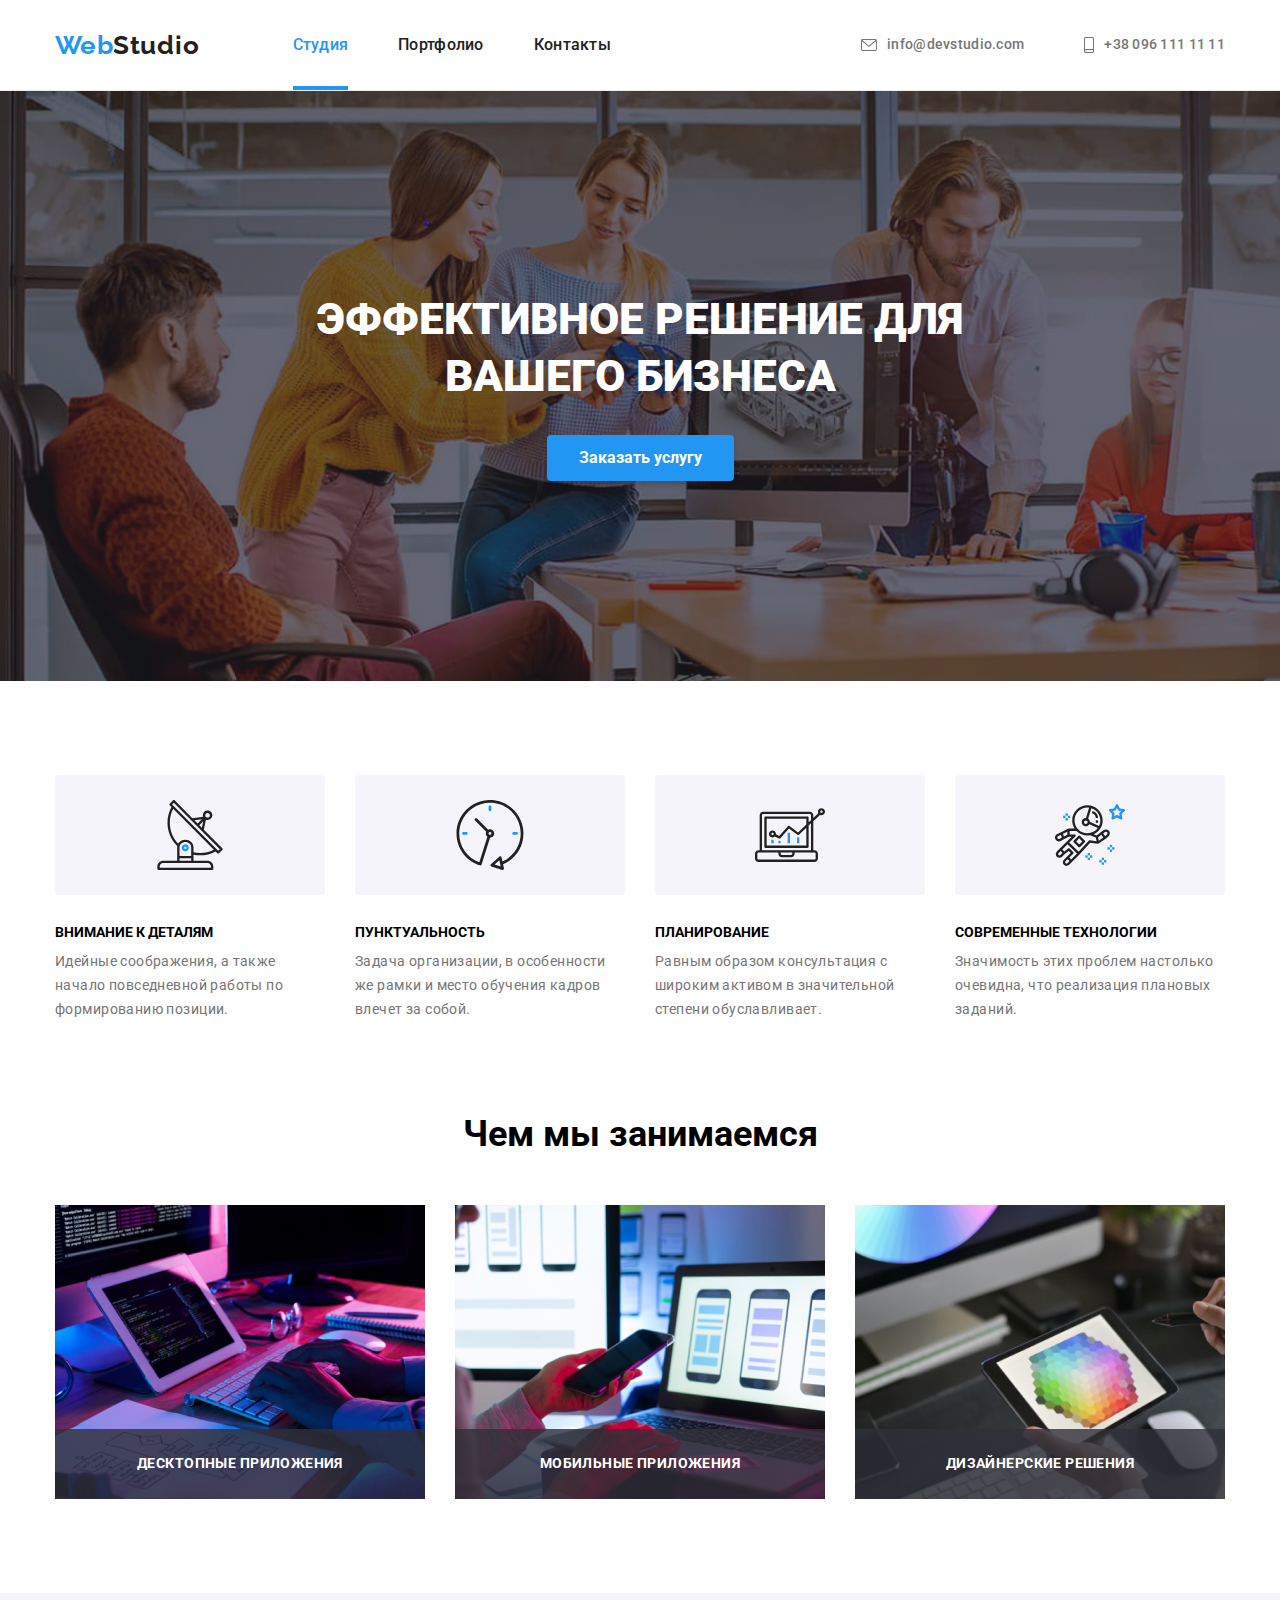
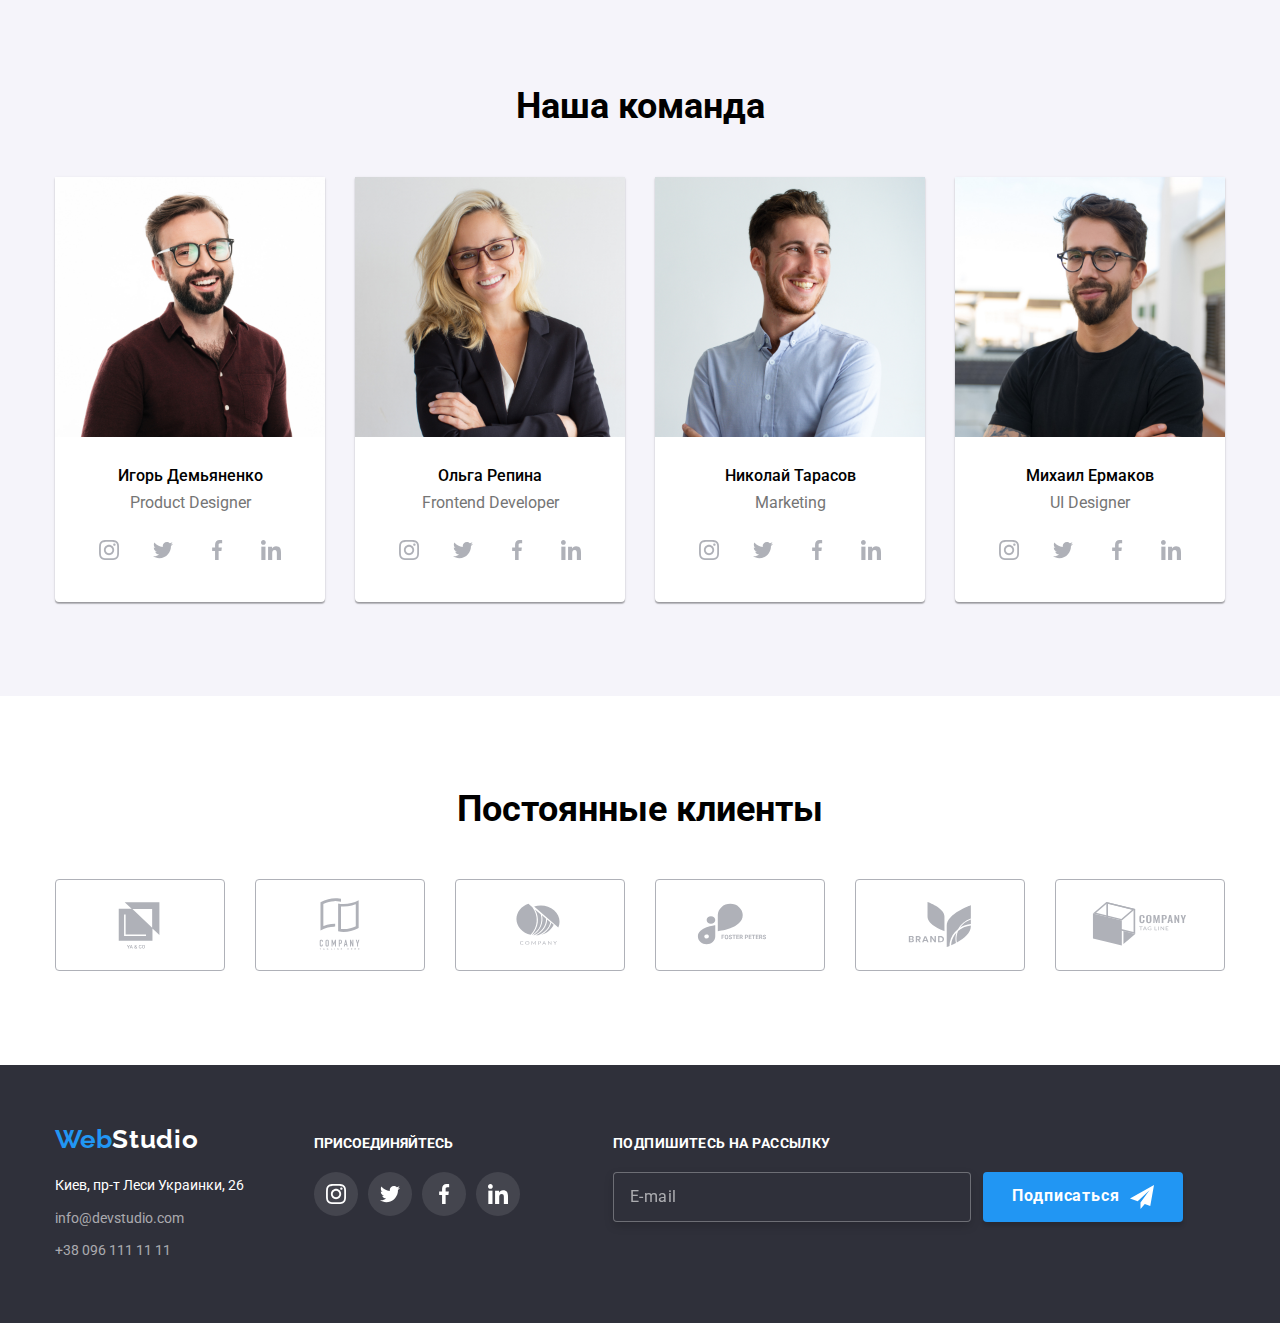
<file: index.html>
<!DOCTYPE html>
<html lang="ru">

<head>
   <meta charset="UTF-8">
   <meta http-equiv="X-UA-Compatible" content="IE=edge">
   <meta name="viewport" content="width=device-width, initial-scale=1.0">
   <title>WebStudio</title>
   <link rel="preconnect" href="https://fonts.googleapis.com">
   <link rel="preconnect" href="https://fonts.gstatic.com" crossorigin>
   <link rel="stylesheet"
      href="https://cdnjs.cloudflare.com/ajax/libs/modern-normalize/1.0.0/modern-normalize.min.css" />
   <link href="https://fonts.googleapis.com/css2?family=Roboto:wght@400;500;700;900&display=swap" rel="stylesheet">
   <link rel="stylesheet" href="https://fonts.googleapis.com/css2?family=Raleway:wght@700&display=swap">
   <link rel="stylesheet" href="./css/main.css">
</head>

<body>
   <header class="header">
      <div class="container">
         <nav class="header__nav-nav">
            <a class="logo header__logo" href="./index.html">
               <p class="logo-blue">Web<span>Studio</span></p>
            </a>
            <ul class="menu-list list">
               <li class="menu-list__item">
                  <a class="menu-list__link active" href="./index.html">Студия</a>
               </li>
               <li class="menu-list__item">
                  <a class="menu-list__link link" href="./portfolio.html">Портфолио</a>
               </li>
               <li class="menu-list__item">
                  <a class="menu-list__link" href="">Контакты</a>
               </li>
            </ul>
         </nav>
         <ul class="contact">
            <li class="contact__item">
               <a href="mailto:info@devstudio.com" class="contact-elem__link">
                  <svg class="contact__icon" width="16" height="12">
                     <use href="./images/icons.svg/symbol-defs.svg#icon-mail"></use>
                  </svg>
                  info@devstudio.com
               </a>
            </li>
            <li class="contact__item">
               <a href="tel:+380961111111" class="contact-elem__link">
                  <svg class="contact__icon" width="10" height="16">
                     <use href="./images/icons.svg/symbol-defs.svg#icon-smartphone"></use>
                  </svg>
                  +38 096 111 11 11
               </a>
            </li>
         </ul>
      </div>
   </header>
   <!-- Контент -->
   <main>
      <section class="section-hero">
         <div class="container">
            <h1 class="section-hero__title">ЭФФЕКТИВНОЕ РЕШЕНИЕ ДЛЯ ВАШЕГО БИЗНЕСА</h1>
            <button class="button-title" type="button" data-modal-open>Заказать услугу</button>
         </div>
      </section>
      <section class="advance">
         <div class="container">
            <h2 class="section__title visually-hidden">Преймущества</h2>
            <ul class="advance__list">
               <li class="advance__item">
                  <div class="advance__soc-picture">
                     <svg class="advance__displayed" width="70" height="70">
                        <use href="./images/icons.svg/symbol-defs.svg#icon-antenna"></use>
                     </svg>
                  </div>
                  <h3 class="advance__item--title">ВНИМАНИЕ К ДЕТАЛЯМ</h3>
                  <p class="advance__item--text">Идейные соображения, а также начало повседневной работы по
                     формированию
                     позиции.</p>
               </li>
               <li class="advance__item">
                  <div class="advance__soc-picture">
                     <svg class="advance__displayed" width="70" height="70">
                        <use href="./images/icons.svg/symbol-defs.svg#icon-clock"></use>
                     </svg>
                  </div>
                  <h3 class="advance__item--title">ПУНКТУАЛЬНОСТЬ</h3>
                  <p class="advance__item--text">Задача организации, в особенности же рамки и место обучения кадров
                     влечет за собой.</p>
               </li>
               <li class="advance__item">
                  <div class="advance__soc-picture">
                     <svg class="advance__displayed" width="70" height="70">
                        <use href="./images/icons.svg/symbol-defs.svg#icon-diagram"></use>
                     </svg>
                  </div>
                  <h3 class="advance__item--title">ПЛАНИРОВАНИЕ</h3>
                  <p class="advance__item--text">Равным образом консультация с широким активом в значительной степени
                     обуславливает.</p>
               </li>
               <li class="advance__item">
                  <div class="advance__soc-picture">
                     <svg class="advance__displayed" width="70" height="70">
                        <use href="./images/icons.svg/symbol-defs.svg#icon-astronaut"></use>
                     </svg>
                  </div>
                  <h3 class="advance__item--title">СОВРЕМЕННЫЕ ТЕХНОЛОГИИ</h3>
                  <p class="advance__item--text">Значимость этих проблем настолько очевидна, что реализация плановых
                     заданий.</p>
               </li>
            </ul>
         </div>
      </section>

      <!-- Чем занимаемся? -->
      <section class="about">
         <div class="container">
            <h2 class="about__title section__title">Чем мы занимаемся</h2>
            <ul class="about__list">
               <li class="about__item">
                  <div class="about__thumb">
                     <img class="about__img" src="./images/box1.png" alt="Работник пишет код" />
                     <p class="about__label">Десктопные приложения</p>
                  </div>
               </li>
               <li class="about__item">
                  <div class="about__thumb">
                     <img class="about__img" src="./images/box2.png" alt="Работник создает инетрфейс" />
                     <p class="about__label">Мобильные приложения</p>
                  </div>
               </li>
               <li class="about__item">
                  <div class="about__thumb">
                     <img class="about__img" src="./images/box3.png" alt="Работник подбирает цвет" />
                     <p class="about__label">Дизайнерские решения</p>
                  </div>
               </li>
            </ul>
         </div>
      </section>

      <!-- Наша команда -->
      <section class="our-team">
         <div class="container">
            <h2 class="our-team__title section__title">Наша команда</h2>
            <ul class="our-team__list">
               <li class="our-team__item">
                  <img src="./images/img-3.jpg" alt="Фото работника" />
                  <div class="our-team__wrapper">
                     <h3 class="our-team__name">Игорь Демьяненко</h3>
                     <p class="our-team__prof" lang="en">Product Designer</p>
                     <ul class="our-team__soc-list">
                        <li class="our-team__soc-item">
                           <a href="" class="our-team__soc-link">
                              <svg class="our-team__soc" width="20" height="20">
                                 <use href="./images/icons.svg/symbol-defs.svg#icon-instagram"></use>
                              </svg>
                           </a>
                        </li>
                        <li class="our-team__soc-item">
                           <a href="" class="our-team__soc-link">
                              <svg class="our-team__soc" width="20" height="20">
                                 <use href="./images/icons.svg/symbol-defs.svg#icon-twitter"></use>
                              </svg>
                           </a>
                        </li>
                        <li class="our-team__soc-item">
                           <a href="" class="our-team__soc-link">
                              <svg class="our-team__soc" width="20" height="20">
                                 <use href="./images/icons.svg/symbol-defs.svg#icon-facebook"></use>
                              </svg>
                           </a>
                        </li>
                        <li class="our-team__soc-item">
                           <a href="" class="our-team__soc-link">
                              <svg class="our-team__soc" width="20" height="20">
                                 <use href="./images/icons.svg/symbol-defs.svg#icon-linkedin"></use>
                              </svg>
                           </a>
                        </li>
                     </ul>
                  </div>
               </li>
               <li class="our-team__item">
                  <img src="./images/img-2.jpg" alt="Фото работника" />
                  <div class="our-team__wrapper">
                     <h3 class="our-team__name">Ольга Репина</h3>
                     <p class="our-team__prof" lang="en">Frontend Developer</p>
                     <ul class="our-team__soc-list">
                        <li class="our-team__soc-item">
                           <a href="" class="our-team__soc-link">
                              <svg class="our-team__soc" width="20" height="20">
                                 <use href="./images/icons.svg/symbol-defs.svg#icon-instagram"></use>
                              </svg>
                           </a>
                        </li>
                        <li class="our-team__soc-item">
                           <a href="" class="our-team__soc-link">
                              <svg class="our-team__soc" width="20" height="20">
                                 <use href="./images/icons.svg/symbol-defs.svg#icon-twitter"></use>
                              </svg>
                           </a>
                        </li>
                        <li class="our-team__soc-item">
                           <a href="" class="our-team__soc-link">
                              <svg class="our-team__soc" width="20" height="20">
                                 <use href="./images/icons.svg/symbol-defs.svg#icon-facebook"></use>
                              </svg>
                           </a>
                        </li>
                        <li class="our-team__soc-item">
                           <a href="" class="our-team__soc-link">
                              <svg class="our-team__soc" width="20" height="20">
                                 <use href="./images/icons.svg/symbol-defs.svg#icon-linkedin"></use>
                              </svg>
                           </a>
                        </li>
                     </ul>
                  </div>
               </li>
               <li class="our-team__item">
                  <img src="./images/img-1.jpg" alt="Фото работника" />
                  <div class="our-team__wrapper">
                     <h3 class="our-team__name">Николай Тарасов</h3>
                     <p class="our-team__prof" lang="en">Marketing</p>
                     <ul class="our-team__soc-list">
                        <li class="our-team__soc-item">
                           <a href="" class="our-team__soc-link">
                              <svg class="our-team__soc" width="20" height="20">
                                 <use href="./images/icons.svg/symbol-defs.svg#icon-instagram"></use>
                              </svg>
                           </a>
                        </li>
                        <li class="our-team__soc-item">
                           <a href="" class="our-team__soc-link">
                              <svg class="our-team__soc" width="20" height="20">
                                 <use href="./images/icons.svg/symbol-defs.svg#icon-twitter"></use>
                              </svg>
                           </a>
                        </li>
                        <li class="our-team__soc-item">
                           <a href="" class="our-team__soc-link">
                              <svg class="our-team__soc" width="20" height="20">
                                 <use href="./images/icons.svg/symbol-defs.svg#icon-facebook"></use>
                              </svg>
                           </a>
                        </li>
                        <li class="our-team__soc-item">
                           <a href="" class="our-team__soc-link">
                              <svg class="our-team__soc" width="20" height="20">
                                 <use href="./images/icons.svg/symbol-defs.svg#icon-linkedin"></use>
                              </svg>
                           </a>
                        </li>
                     </ul>
                  </div>
               </li>
               <li class="our-team__item">
                  <img src="./images/img.jpg" alt="Фото работника" />
                  <div class="our-team__wrapper">
                     <h3 class="our-team__name">Михаил Ермаков</h3>
                     <p class="our-team__prof">UI Designer</p>
                     <ul class="our-team__soc-list">
                        <li class="our-team__soc-item">
                           <a href="" class="our-team__soc-link">
                              <svg class="our-team__soc" width="20" height="20">
                                 <use href="./images/icons.svg/symbol-defs.svg#icon-instagram"></use>
                              </svg>
                           </a>
                        </li>
                        <li class="our-team__soc-item">
                           <a href="" class="our-team__soc-link">
                              <svg class="our-team__soc" width="20" height="20">
                                 <use href="./images/icons.svg/symbol-defs.svg#icon-twitter"></use>
                              </svg>
                           </a>
                        </li>
                        <li class="our-team__soc-item">
                           <a href="" class="our-team__soc-link">
                              <svg class="our-team__soc" width="20" height="20">
                                 <use href="./images/icons.svg/symbol-defs.svg#icon-facebook"></use>
                              </svg>
                           </a>
                        </li>
                        <li class="our-team__soc-item">
                           <a href="" class="our-team__soc-link">
                              <svg class="our-team__soc" width="20" height="20">
                                 <use href="./images/icons.svg/symbol-defs.svg#icon-linkedin"></use>
                              </svg>
                           </a>
                        </li>
                     </ul>
                  </div>
               </li>
            </ul>
         </div>
      </section>

      <section class="clients">
         <div class="container">
            <h2 class="client__titel">Постоянные клиенты</h2>
            <ul class="clients__list">
               <li class="clients_item">
                  <a href="" class="client__logo-web">
                     <svg class="client__logo" width="106" height="60">
                        <use href="./images/icons.svg/symbol-defs.svg#icon-Logo1"></use>
                     </svg>
                  </a>
               </li>
               <li class="clients_item">
                  <a class="client__logo-web" href="">
                     <svg class="client__logo" width="106" height="60">
                        <use href="./images/icons.svg/symbol-defs.svg#icon-Logo2"></use>
                     </svg>
                  </a>
               </li>
               <li class="clients_item">
                  <a class="client__logo-web" href="">
                     <svg class="client__logo" width="106" height="60">
                        <use href="./images/icons.svg/symbol-defs.svg#icon-Logo3"></use>
                     </svg>
                  </a>
               </li>
               <li class="clients_item">
                  <a class="client__logo-web" href="">
                     <svg class="client__logo" width="106" height="60">
                        <use href="./images/icons.svg/symbol-defs.svg#icon-Logo4"></use>
                     </svg>
                  </a>
               </li>
               <li class="clients_item">
                  <a class="client__logo-web" href="">
                     <svg class="client__logo" width="106" height="60">
                        <use href="./images/icons.svg/symbol-defs.svg#icon-Logo5"></use>
                     </svg>
                  </a>
               </li>
               <li class="clients_item">
                  <a class="client__logo-web" href="">
                     <svg class="client__logo" width="106" height="60">
                        <use href="./images/icons.svg/symbol-defs.svg#icon-Logo6"></use>
                     </svg>
                  </a>
               </li>
            </ul>
         </div>
      </section>
   </main>
   <footer class="footer">
      <div class="container__footer">
         <div class="footer__list-first">
            <a class="footer__link footer__logo" href="">
               <p class="logo-blue-footer">Web<span>Studio</span></p>
            </a>
            <ul class="footer__list">
               <li class="footer__item">
                  <a class="footer__link" target="_blank" href="https://goo.gl/maps/AQihvnjRgW8BU76g7">
                     Киев, пр-т
                     Леси
                     Украинки, 26</a>
               </li>
               <li class="footer__item">
                  <a class="footer__link" href="mailto:info@devstudio.com"><span
                        class="footer__link-nav">info@devstudio.com</span> </a>
               </li>
               <li class="footer__item">
                  <a class="footer__link" href="tel:+380961111111"><span class="footer__link-nav">+38 096 111 11
                        11</span></a>
               </li>
            </ul>
         </div>

         <div class="footer__list-too">
            <p class="footer__join">ПРИСОЕДИНЯЙТЕСЬ</p>
            <ul class="footer__join-list">
               <li class="footer__join-item">
                  <a href="" class="footer__join-soc">
                     <svg class="footer__join-icon" width="20" height="20">
                        <use href="./images/icons.svg/symbol-defs.svg#icon-instagram"></use>
                     </svg>
                  </a>
               </li>
               <li class="footer__join-item">
                  <a href="" class="footer__join-soc">
                     <svg class="footer__join-icon" width="20" height="20">
                        <use href="./images/icons.svg/symbol-defs.svg#icon-twitter"></use>
                     </svg>
                  </a>
               </li>
               <li class="footer__join-item">
                  <a href="" class="footer__join-soc">
                     <svg class="footer__join-icon" width="20" height="20">
                        <use href="./images/icons.svg/symbol-defs.svg#icon-facebook"></use>
                     </svg>
                  </a>
               </li>
               <li class="footer__join-item">
                  <a href="" class="footer__join-soc">
                     <svg class="footer__join-icon" width="20" height="20">
                        <use href="./images/icons.svg/symbol-defs.svg#icon-linkedin"></use>
                     </svg>
                  </a>
               </li>
            </ul>
         </div>
         <form class="form__join-soc">
            <label class="footer__modal-text" for="user-email">
               <span class="footer__tittel-modal">ПОДПИШИТЕСЬ НА РАССЫЛКУ</span>
               <input type="email" class="footer__modal" id="user-email" name="user-email" autocomplete="off"
                  placeholder="E-mail" required />
            </label>
            <label for="button__soc" class="form__submit">
               <button type="submit" id="button__soc" name="button__soc" class="button__join-soc">Подписаться
                  <svg class="footer__soc-icon" width="24" height="24">
                     <use href="./images/icons.svg/symbol-defs.svg#icon-icon-telegram"></use>
                  </svg>
               </button>
            </label>
         </form>
      </div>
   </footer>
   <div class="modal is-hidden" data-modal>
      <div class="modal__body">
         <button type="button" class="modal__button-close" data-modal-close>
            <svg class="modal__close-icon" width="11" height="11">
               <use href="./images/icons.svg/symbol-defs.svg#icon-Vector"></use>
            </svg></button>
         <p class="modal__titel">Оставьте свои данные,мы вам перезвоним</p>

         <form class="modal__form">
            <label class="input__modal-text" for="user-name"><span class="modal-text">Имя</span></label>
            <div class="modal__field">
               <input type="text" class="input__modal" name="user-name" id="user-name" required />
               <svg class="input__modal-icon" width="12" height="12">
                  <use href="./images/icons.svg/symbol-defs.svg#icon-person-black-18dp-1"></use>
               </svg>
            </div>
            <label class="input__modal-text" for="user-tel"><span class="modal-text">Телефон</span></label>
            <div class="modal__field">
               <input type="tel" class="input__modal" name="user-tel" id="user-tel" />
               <svg class="input__modal-icon" width="13" height="13">
                  <use href="./images/icons.svg/symbol-defs.svg#icon-phone-black-18dp-1"></use>
               </svg>
            </div>
            <label class="input__modal-text" for="user-email"><span class="modal-text">Почта</span></label>
            <div class="modal__field">
               <input type="email" class="input__modal" name="send-email" required />
               <svg class="input__modal-icon" width="15" height="12">
                  <use href="./images/icons.svg/symbol-defs.svg#icon-mail-black"></use>
               </svg>
            </div>
            <label class="input__modal-text" for="field_textarea"><span class="modal-text">Комментарий</span>
               <textarea name="field_textarea" id="field_textarea" placeholder="Введите текст"></textarea></label>
            <div class="check">
               <input type="checkbox" class="form-input visually-hidden" name="hobby" id="hobby">
               <label class="wrapper_checkbox" for="hobby">
                  <span class="check_block">
                     <svg class="check-icon" width="16" height="15">
                        <use href="./images/icons.svg/symbol-defs.svg#icon-check-vector-icon"></use>
                     </svg>
                  </span>
                  Соглашаюсь с рассылкой и принимаю <span class="check__text"> Условия договора</span></label>
            </div>
            <button type="submit" class="modal__button">Отправить</button>
         </form>
      </div>
   </div>
   <script src="./js/modal.js"></script>
</body>

</html>
</file>
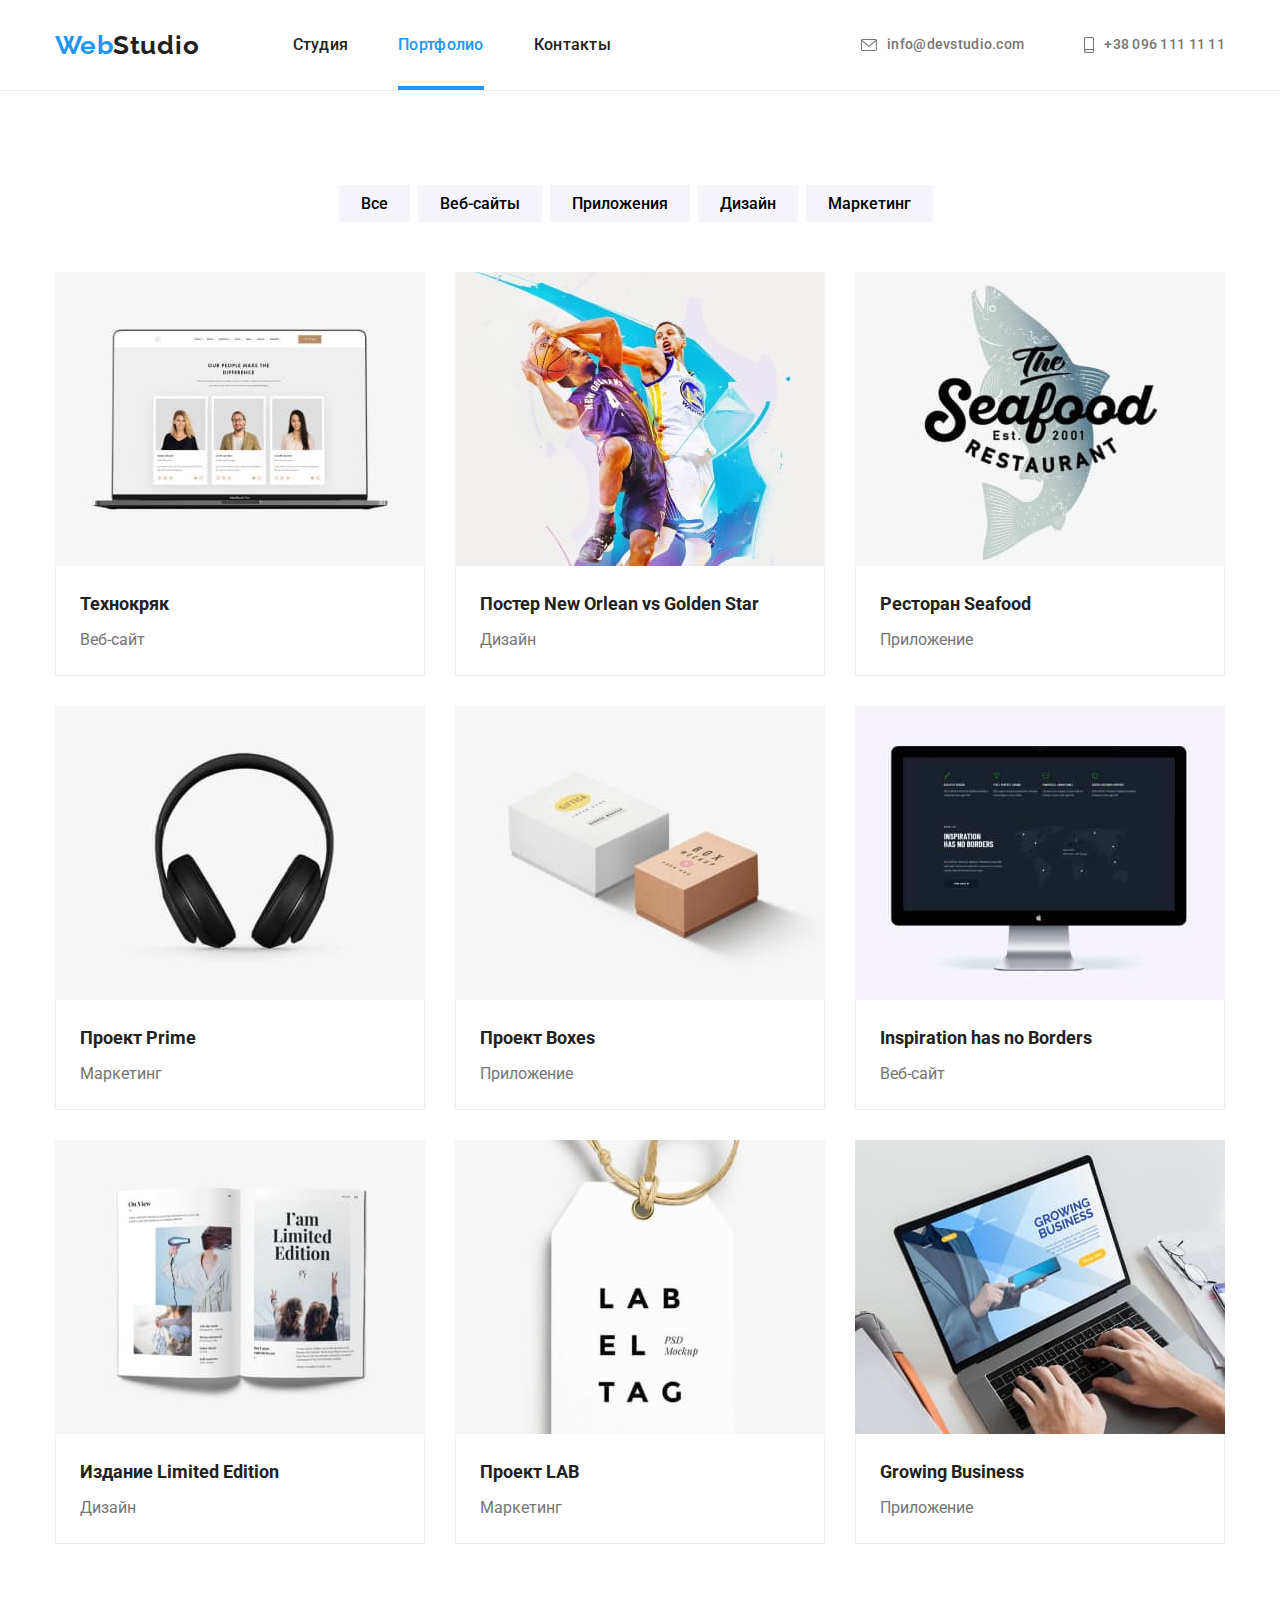
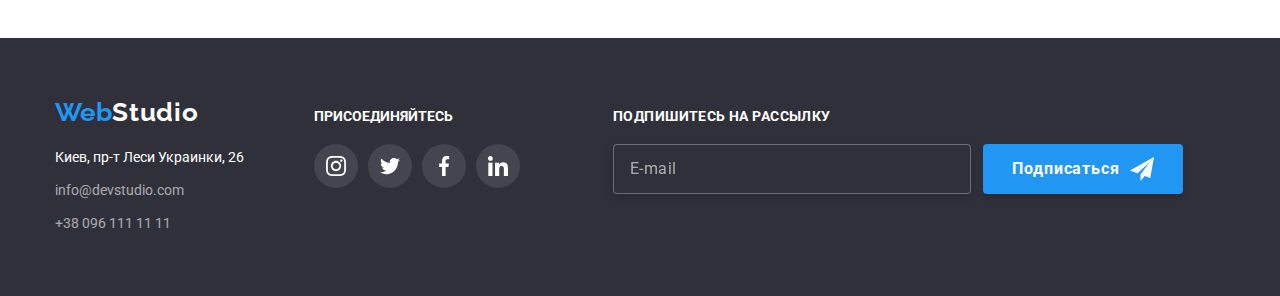
<file: portfolio.html>
<!DOCTYPE html>
<html lang="ru">

<head>
    <meta charset="UTF-8">
    <meta http-equiv="X-UA-Compatible" content="IE=edge">
    <meta name="viewport" content="width=device-width, initial-scale=1.0">
    <title>WebStudio</title>

    <link rel="preconnect" href="https://fonts.googleapis.com">
    <link rel="preconnect" href="https://fonts.gstatic.com" crossorigin>
    <link rel="stylesheet"
        href="https://cdnjs.cloudflare.com/ajax/libs/modern-normalize/1.0.0/modern-normalize.min.css" />
    <link href="https://fonts.googleapis.com/css2?family=Roboto:wght@400;500;700;900&display=swap" rel="stylesheet">
    <link rel="stylesheet" href="https://fonts.googleapis.com/css2?family=Raleway:wght@700&display=swap">

    <link rel="stylesheet" href="./css/main.css">
</head>

<body>
    <header class="header">
        <div class="container">
            <nav class="header__nav-nav">
                <a class="logo header__logo" href="./index.html">
                    <p class="logo-blue">Web<span>Studio</span></p>
                </a>
                <ul class="menu-list list">
                    <li class="menu-list__item">
                        <a class="menu-list__link" href="./index.html">Студия</a>
                    </li>
                    <li class="menu-list__item">
                        <a class="menu-list__link active" href="./portfolio.html">Портфолио</a>
                    </li>
                    <li class="menu-list__item"><a class="menu-list__link" href="">Контакты</a></li>
                </ul>
            </nav>
            <ul class="contact">
                <li class="contact__item">
                    <a href="mailto:info@devstudio.com" class="contact-elem__link">
                        <svg class="contact__icon" width="16" height="12">
                            <use href="./images/icons.svg/symbol-defs.svg#icon-mail"></use>
                        </svg>
                        info@devstudio.com
                    </a>
                </li>
                <li class="contact__item">
                    <a href="tel:+380961111111" class="contact-elem__link">
                        <svg class="contact__icon" width="10" height="16">
                            <use href="./images/icons.svg/symbol-defs.svg#icon-smartphone"></use>
                        </svg>
                        +38 096 111 11 11
                    </a>
                </li>
            </ul>
        </div>
    </header>
    <!-- Контент -->
    <main>
        <section class="portfolio">
            <div class="container">
                <ul class="button-list">
                    <li class="button-item">
                        <button class="button" type="button">Все</button>
                    </li>
                    <li class="button-item">
                        <button class="button" type="button">Веб-сайты</button>
                    </li>
                    <li class="button-item">
                        <button class="button" type="button">Приложения</button>
                    </li>
                    <li class="button-item">
                        <button class="button" type="button">Дизайн</button>
                    </li>
                    <li class="button-item">
                        <button class="button" type="button">Маркетинг</button>
                    </li>
                </ul>
                <ul class="slider__list">
                    <li class="slider-item">
                        <div class="slider__wrap">
                            <a class="slider__preview" href="">
                                <img src="./images/imgporto1.jpg" alt="Веб-сфйе" />
                                <p class="slider-text">Ресурс предлагает комплексные предложения с разным уровнем
                                    функционала и сервисов. Все
                                    это позволит посетителю получить
                                    исчерпывающие сведения о компании или частном лице.</p>
                        </div>
                        <div class="all-img">
                            <h2 class="slider__item-tittel">Технокряк</h2>
                            <P class="slider__item-text">Веб-сайт</P>
                        </div>
                        </a>
                    </li>
                    <li class="slider-item">
                        <div class="slider__wrap">
                            <a class="slider__preview" href="">
                                <img src="./images/imgporto2.jpg" alt="Дизайн" />
                                <p class="slider-text">Ресурс предлагает комплексные предложения с разным уровнем
                                    функционала и сервисов. Все
                                    это позволит посетителю получить
                                    исчерпывающие сведения о компании или частном лице.</p>
                        </div>
                        <div class="all-img">
                            <h2 class="slider__item-tittel">Постер New Orlean vs Golden Star</h2>
                            <P class="slider__item-text">Дизайн</P>
                        </div>
                        </a>

                    </li>
                    <li class="slider-item">
                        <div class="slider__wrap">
                            <a class="slider__preview" href="">
                                <img src="./images/imgporto3.jpg" alt="Приложение" />
                                <p class="slider-text">Ресурс предлагает комплексные предложения с разным уровнем
                                    функционала и сервисов. Все
                                    это позволит посетителю получить
                                    исчерпывающие сведения о компании или частном лице.</p>
                        </div>
                        <div class="all-img">
                            <h2 class="slider__item-tittel">Ресторан Seafood</h2>
                            <P class="slider__item-text">Приложение</P>
                        </div>
                        </a>

                    </li>
                    <li class="slider-item">
                        <div class="slider__wrap">
                            <a class="slider__preview" href="">
                                <img src="./images/imgporto4.jpg" alt="Маркетинг" />
                                <p class="slider-text">Ресурс предлагает комплексные предложения с разным уровнем
                                    функционала и сервисов. Все
                                    это позволит посетителю получить
                                    исчерпывающие сведения о компании или частном лице.</p>
                        </div>
                        <div class="all-img">
                            <h2 class="slider__item-tittel">Проект Prime</h2>
                            <P class="slider__item-text">Маркетинг</P>
                        </div>
                        </a>

                    </li>
                    <li class="slider-item">
                        <div class="slider__wrap">
                            <a class="slider__preview" href="">
                                <img src="./images/imgporto5.jpg" alt="Приложение" />
                                <p class="slider-text">Ресурс предлагает комплексные предложения с разным уровнем
                                    функционала и сервисов. Все
                                    это позволит посетителю получить
                                    исчерпывающие сведения о компании или частном лице.</p>
                        </div>
                        <div class="all-img">
                            <h2 class="slider__item-tittel">Проект Boxes</h2>
                            <P class="slider__item-text">Приложение</P>
                        </div>
                        </a>

                    </li>
                    <li class="slider-item">
                        <div class="slider__wrap">
                            <a class="slider__preview" href="">
                                <img src="./images/imgporto6.jpg" alt="Веб-сайт" />
                                <p class="slider-text">Ресурс предлагает комплексные предложения с разным уровнем
                                    функционала и сервисов. Все
                                    это позволит посетителю получить
                                    исчерпывающие сведения о компании или частном лице.</p>
                        </div>
                        <div class="all-img">
                            <h2 class="slider__item-tittel">Inspiration has no Borders</h2>
                            <P class="slider__item-text">Веб-сайт</P>
                        </div>
                        </a>

                    </li>
                    <li class="slider-item">
                        <div class="slider__wrap">
                            <a class="slider__preview" href="">
                                <img src="./images/imgporto7.jpg" alt="Дизайн" />
                                <p class="slider-text">Ресурс предлагает комплексные предложения с разным уровнем
                                    функционала и сервисов. Все
                                    это позволит посетителю получить
                                    исчерпывающие сведения о компании или частном лице.</p>
                        </div>
                        <div class="all-img">
                            <h2 class="slider__item-tittel">Издание Limited Edition</h2>
                            <P class="slider__item-text">Дизайн</P>
                        </div>
                        </a>

                    </li>
                    <li class="slider-item">
                        <div class="slider__wrap">
                            <a class="slider__preview" href="">
                                <img src="./images/imgporto8.jpg" alt="Маркетинг" />
                                <p class="slider-text">Ресурс предлагает комплексные предложения с разным уровнем
                                    функционала и сервисов. Все
                                    это позволит посетителю получить
                                    исчерпывающие сведения о компании или частном лице.</p>
                        </div>
                        <div class="all-img">
                            <h2 class="slider__item-tittel">Проект LAB</h2>
                            <P class="slider__item-text">Маркетинг</P>
                        </div>
                        </a>
                    </li>
                    <li class="slider-item">
                        <div class="slider__wrap">
                            <a class="slider__preview" href="">
                                <img src="./images/imgporto9.jpg" alt="Приложение" />
                                <p class="slider-text">Ресурс предлагает комплексные предложения с разным уровнем
                                    функционала и сервисов. Все
                                    это позволит посетителю получить
                                    исчерпывающие сведения о компании или частном лице.</p>
                        </div>
                        <div class="all-img">
                            <h2 class="slider__item-tittel">Growing Business</h2>
                            <P class="slider__item-text">Приложение</P>
                        </div>
                        </a>
                    </li>
            </div>
            </ul>
        </section>
    </main>

    <footer class="footer">
        <div class="container__footer">
            <div class="footer__list-first">
                <a class="footer__link footer__logo" href="">
                    <p class="logo-blue-footer">Web<span>Studio</span></p>
                </a>
                <ul class="footer__list">
                    <li class="footer__item">
                        <a class="footer__link" target="_blank" href="https://goo.gl/maps/AQihvnjRgW8BU76g7">
                            Киев, пр-т
                            Леси
                            Украинки, 26</a>
                    </li>
                    <li class="footer__item">
                        <a class="footer__link" href="mailto:info@devstudio.com"><span
                                class="footer__link-nav">info@devstudio.com</span> </a>
                    </li>
                    <li class="footer__item">
                        <a class="footer__link" href="tel:+380961111111"><span class="footer__link-nav">+38 096 111 11
                                11</span></a>
                    </li>
                </ul>
            </div>

            <div class="footer__list-too">
                <p class="footer__join">ПРИСОЕДИНЯЙТЕСЬ</p>
                <ul class="footer__join-list">
                    <li class="footer__join-item">
                        <a href="" class="footer__join-soc">
                            <svg class="footer__join-icon" width="20" height="20">
                                <use href="./images/icons.svg/symbol-defs.svg#icon-instagram"></use>
                            </svg>
                        </a>
                    </li>
                    <li class="footer__join-item">
                        <a href="" class="footer__join-soc">
                            <svg class="footer__join-icon" width="20" height="20">
                                <use href="./images/icons.svg/symbol-defs.svg#icon-twitter"></use>
                            </svg>
                        </a>
                    </li>
                    <li class="footer__join-item">
                        <a href="" class="footer__join-soc">
                            <svg class="footer__join-icon" width="20" height="20">
                                <use href="./images/icons.svg/symbol-defs.svg#icon-facebook"></use>
                            </svg>
                        </a>
                    </li>
                    <li class="footer__join-item">
                        <a href="" class="footer__join-soc">
                            <svg class="footer__join-icon" width="20" height="20">
                                <use href="./images/icons.svg/symbol-defs.svg#icon-linkedin"></use>
                            </svg>
                        </a>
                    </li>
                </ul>
            </div>
            <form class="form__join-soc">
                <label class="footer__modal-text" for="user-email">
                    <p class="footer__tittel-modal">ПОДПИШИТЕСЬ НА РАССЫЛКУ</p>
                    <input type="email" class="footer__modal" name="user-email" autocomplete="off" placeholder="E-mail"
                        required />
                </label>
                <label for="button__soc" class="form__submit">
                    <button type="submit" name="button__soc" class="button__join-soc">Подписаться
                        <svg class="footer__soc-icon" width="24" height="24">
                            <use href="./images/icons.svg/symbol-defs.svg#icon-icon-telegram"></use>
                        </svg>
                    </button>
                </label>
            </form>
        </div>
    </footer>
</body>

</html>
</file>
<file: css/main.css>
html {
  margin: 0;
  padding: 0;
}

body {
  font-family: "Roboto", "Raleway", sans-serif;
  font-weight: 400;
  margin: 0;
  padding: 0;
}

a {
  text-decoration: none;
}

p,
h1,
h2,
h3,
h4,
h5,
h6 {
  margin: 0;
}

button {
  cursor: pointer;
}

ul {
  text-decoration: none;
  list-style: none;
  margin: 0;
  padding: 0;
}

ulul li {
  list-style-type: none;
  margin: 0;
  padding: 0;
}

h3 {
  font-weight: 500;
  font-size: 16px;
}

p {
  font-weight: 400;
}

img {
  display: block;
  max-width: 100%;
}

.portfolio {
  padding: 94px 0;
}

.container {
  width: 1200px;
  padding: 0 15px;
  margin: 0 auto;
}

.button-item {
  margin-right: 8px;
}

li.button-item:last-child {
  margin-right: 0;
}

.visually-hidden {
  position: absolute;
  width: 1px;
  height: 1px;
  margin: -1px;
  padding: 0;
  overflow: hidden;
  border: 0;
  clip: rect(0 0 0 0);
}

.menu-list__link {
  color: #212121;
  font-weight: 500;
  font-size: 16px;
  line-height: 1.6;
  margin-top: 32px;
  margin-bottom: 28px;
  display: block;
  border-bottom: 4px solid #fff;
  transition: color 250ms cubic-bezier(0.4, 0, 0.2, 1);
}

.menu-list__link.active {
  color: #2196f3;
  border-bottom: 4px solid #2196f3;
  padding-bottom: 28px;
  margin-bottom: 0px;
}

.menu-list__link::after:hover,
.menu-list__link ::after:focus {
  border-bottom: 4px solid #2196f3;
}

.menu-list__link:hover,
.menu-list__link :focus {
  color: #2196f3;
}

.header {
  font-weight: 500;
  font-size: 14px;
  line-height: 1.1;
  letter-spacing: 0.02em;
  border-bottom: 1px solid #ececec;
}

.header .container {
  display: flex;
  align-items: center;
}

.logo-blue {
  color: #2196f3;
  font-family: "Raleway";
  font-weight: 700;
  font-size: 26px;
  line-height: 1.1;
}

.header__logo {
  margin-right: 93px;
  display: flex;
  align-items: center;
}

.header__logo span {
  color: #212121;
  letter-spacing: 0.03em;
  font-family: "Raleway";
  font-weight: 700;
  font-size: 26px;
  line-height: 1.1;
}

.menu-list {
  display: flex;
  align-items: center;
}

.menu-list__item {
  margin-right: 50px;
}

.menu-list__itemli:last-child {
  margin-right: 0;
}

.header__nav-nav {
  display: flex;
}

.contact {
  display: flex;
  align-items: center;
  margin-left: auto;
  color: #757575;
}

.contact-elem__link {
  display: flex;
  color: #757575;
  transition: color 250ms cubic-bezier(0.4, 0, 0.2, 1);
}

.contact-elem__link:hover,
.contact-elem__link :focus {
  color: #2196f3;
}

.contact-elem__link:hover .contact__icon {
  fill: #2196f3;
}

.contact__icon {
  fill: #757575;
  display: block;
  margin: auto;
  margin-right: 10px;
  margin-left: 10px;
  transition: fill 250ms cubic-bezier(0.4, 0, 0.2, 1);
}

.contact__item:last-child {
  margin-left: 50px;
}

.section-hero {
  text-align: center;
  padding: 200px 0 200px;
  background-image: linear-gradient(rgba(47, 48, 58, 0.4), rgba(47, 48, 58, 0.4)), url(../images/herotitel.jpg);
  background-size: cover;
  max-width: 1600px;
  margin: 0 auto;
}

.section-hero__title {
  color: #fff;
  margin: 0 auto 30px;
  font-size: 44px;
  line-height: 1.3;
  font-weight: 900;
  max-width: 696px;
  background-position: center top;
}

.button-title {
  color: #fff;
  font-weight: 700;
  font-size: 16px;
  line-height: 1.6;
  background-position: center top;
  background: #2196f3;
  box-shadow: 0px 4px 4px rgba(0, 0, 0, 0.15);
  border-radius: 4px;
  font-family: inherit;
  padding: 10px 32px;
  appearance: none;
  border: none;
  transition: background-color 250ms cubic-bezier(0.4, 0, 0.2, 1);
}

.button-title:hover,
.button-title :focus {
  color: #fff;
  background: #188ce8;
}

.advance {
  padding: 94px 0 50px;
}

.advance__soc-picture {
  display: flex;
  align-items: center;
  justify-content: center;
  background-color: #f5f4fa;
  border-radius: 4px;
  width: 270px;
  height: 120px;
  margin-right: 30px;
  margin-bottom: 30px;
}

.advance__soc-picture:last-child {
  margin-right: 0px;
}

.advance__displayed {
  margin: auto;
}

.advance__list {
  padding-left: 0%;
  margin: 0 -15px;
  display: flex;
  flex-direction: row;
  flex-wrap: wrap;
}

.advance__item {
  width: calc(25% - 30px);
  margin: 0 15px 0;
  list-style: none;
}

.advance__item--title {
  padding-top: 94px;
  padding: 0;
  margin-bottom: 10px;
  font-family: "Roboto";
  font-weight: 700;
  font-size: 14px;
  line-height: 1.1;
}

.advance__item--text {
  font-weight: 400;
  font-size: 14px;
  line-height: 1.7;
  color: #757575;
  box-sizing: border-box;
  max-width: 270px;
  letter-spacing: 0.03em;
}

.section__title {
  margin-bottom: 50px;
  font-weight: 700;
  font-size: 36px;
  line-height: 1.1;
  text-align: center;
}

.about {
  padding: 44px 0 94px;
}

.about__list {
  display: flex;
  flex-wrap: wrap;
  align-items: flex-start;
  margin: 0 -15px 0;
}

.about__item {
  width: calc((100% / 3) - 30px);
  margin: 0 15px;
}

.about__thumb {
  position: relative;
}

.about__thumb > .about__label {
  position: absolute;
  top: 224px;
  right: 0;
  margin: 0;
  padding: 27px 0px;
  font-family: "Roboto";
  font-weight: 700;
  font-size: 14px;
  font-style: normal;
  line-height: 1.1;
  text-align: center;
  letter-spacing: 0.03em;
  text-transform: uppercase;
  background: rgba(47, 48, 58, 0.8);
  color: #fff;
  display: block;
  width: 370px;
  height: 70px;
}

.our-team {
  font-weight: 500;
  background: #f5f4fa;
  font-size: 16px;
  line-height: 1.1;
  padding: 94px 0 94px;
}

.our-team__list {
  display: flex;
  margin: 0 -15px;
}

.our-team__soc-list {
  display: flex;
  justify-content: center;
}

.our-team__soc-item + .our-team__soc-item {
  margin-left: 10px;
}

.our-team__soc {
  fill: #afb1b8;
  transition: fill 250ms cubic-bezier(0.4, 0, 0.2, 1);
}

.our-team__soc-link:hover {
  background-color: #2196f3;
}

.our-team__soc-link:hover .our-team__soc {
  fill: #fff;
}

.our-team__soc-link {
  width: 44px;
  height: 44px;
  border-radius: 50%;
  display: flex;
  justify-content: center;
  align-items: center;
  transition: background-color 250ms cubic-bezier(0.4, 0, 0.2, 1);
}

.our-team__prof {
  color: #757575;
  margin-top: 10px;
  margin-bottom: 16px;
}

.our-team__wrapper {
  padding-top: 30px;
  padding-bottom: 30px;
}

.our-team__item {
  width: calc(25% - 30px);
  display: block;
  text-align: center;
  background: #fff;
  box-shadow: 0px 1px 3px rgba(0, 0, 0, 0.12), 0px 1px 1px rgba(0, 0, 0, 0.14), 0px 2px 1px rgba(0, 0, 0, 0.2);
  border-radius: 0px 0px 4px 4px;
  margin: 0 15px 0;
}

.clients {
  padding: 94px 0 94px;
}

.client__titel {
  font-family: "Roboto";
  font-weight: 700;
  font-size: 36px;
  line-height: 1.1;
  text-align: center;
  margin-bottom: 50px;
}

.client__logo {
  fill: #2196f3;
}

.client__logo-web {
  width: 170px;
  height: 92px;
  display: flex;
  align-items: center;
  justify-content: center;
  transition: border 250ms cubic-bezier(0.4, 0, 0.2, 1);
  border: 1px solid #afb1b8;
  border-radius: 4px;
}

.client__logo-web:hover,
.client__logo-web :focus {
  border-color: #2196f3;
}

.client__logo-web:hover .client__logo {
  fill: #2196f3;
}

.clients_item {
  margin-right: 30px;
}

.clients_item:last-child {
  margin-right: 0px;
}

.client__logo {
  fill: #afb1b8;
  transition: fill 250ms cubic-bezier(0.4, 0, 0.2, 1);
}

.clients__list {
  display: flex;
  justify-content: center;
}

.footer {
  background: #2f303a;
  color: #fff;
  background-position: center top;
  padding: 60px 0;
}

.footer__item {
  margin-top: 9px;
}

.footer__logo {
  display: block;
  color: #fff;
  font-size: 26px;
  line-height: 1.1;
  width: 100%;
  max-width: 1200px;
}

.footer__logo span {
  color: #fff;
  letter-spacing: 0.03em;
  font-family: "Raleway";
  font-weight: 700;
  font-size: 26px;
  line-height: 1.1;
}

.logo-blue-footer {
  color: #2196f3;
  font-family: "Raleway";
  font-weight: 700;
  font-size: 26px;
  line-height: 1.1;
}

.logo-blue-footer .logo-blue {
  color: #2196f3;
  font-family: "Raleway";
  font-weight: 700;
  font-size: 26px;
  line-height: 1.1;
}

.footer__link {
  font-style: normal;
  color: #fff;
  font-weight: 400;
  font-size: 14px;
  line-height: 1.7;
  margin-bottom: 20px;
  transition: color 250ms cubic-bezier(0.4, 0, 0.2, 1);
}

.footer__link-nav {
  color: rgba(255, 255, 255, 0.6);
  transition-property: color;
  transition-duration: 250ms;
  transition-timing-function: cubic-bezier(0.4, 0, 0.2, 1);
}

.footer__link-nav.footer__link-nav:hover,
.footer__link-nav .footer__link-nav:focus {
  color: #2196f3;
}

.footer__list-too {
  margin-left: 70px;
}

.footer__link:not(:first-child) {
  margin-top: 20px;
}

li.footer__item:first-child {
  margin-top: 0;
}

.footer__join {
  font-weight: 700;
  font-size: 14px;
  line-height: 1.1;
  margin-bottom: 20px;
}

.footer__list-too {
  display: flex-center;
}

.footer__join-icon {
  fill: #fff;
}

.footer__join-list {
  display: flex;
}

.footer__join-item {
  margin-right: 10px;
}

.footer__join-item.footer__join-item:last-child {
  margin-right: 0px;
}

.footer__soc-icon {
  margin-left: 10px;
  fill: #fff;
}

.footer__modal {
  width: 358px;
  height: 50px;
  border: 1px solid rgba(255, 255, 255, 0.3);
  filter: drop-shadow(0px 4px 4px rgba(0, 0, 0, 0.15));
  border-radius: 4px;
  appearance: none;
  box-shadow: none;
  outline: none;
  background-color: #2f303a;
  letter-spacing: 0.03em;
  color: rgba(255, 255, 255, 0.6);
  padding-left: 16px;
}

.footer__tittel-modal {
  font-size: 14px;
  line-height: 1.1;
  font-weight: 700;
  letter-spacing: 0.03em;
  text-transform: uppercase;
  color: #fff;
  margin-bottom: 20px;
  display: block;
}

.button__join-soc {
  width: 200px;
  height: 50px;
  background-color: #2196f3;
  box-shadow: 0px 4px 4px rgba(0, 0, 0, 0.15);
  border-radius: 4px;
  border: none;
  color: #fff;
  font-family: "Roboto";
  font-weight: 700;
  font-size: 16px;
  line-height: 1.8;
  letter-spacing: 0.06em;
  display: flex;
  align-items: center;
  justify-content: center;
  margin-left: 12px;
  transition: background-color 250ms cubic-bezier(0.4, 0, 0.2, 1);
}

.button__join-soc.button__join-soc:hover,
.button__join-soc .button__join-soc:focus {
  background-color: #188ce8;
}

.form__join-soc {
  display: flex;
  align-items: flex-end;
  flex-wrap: wrap;
  flex-direction: row;
  margin-left: 93px;
}

.form__join-soc.form__join-soc label {
  display: block;
  margin: 0;
}

.footer__join-soc {
  width: 44px;
  height: 44px;
  border-radius: 50%;
  display: flex;
  justify-content: center;
  align-items: center;
  background: rgba(255, 255, 255, 0.1);
  transition: background-color 250ms cubic-bezier(0.4, 0, 0.2, 1);
}

.footer__join-soc.footer__join-soc:hover,
.footer__join-soc .footer__join-soc:focus {
  background-color: #2196f3;
}

.container__footer {
  width: 1200px;
  padding: 0 15px;
  margin: 0 auto;
  display: flex;
  flex-wrap: wrap;
  flex-direction: row;
  align-items: baseline;
}

input::placeholder {
  color: rgba(255, 255, 255, 0.6);
  font-size: 16px;
  line-height: 1.2;
}

.modal {
  position: fixed;
  top: 0;
  width: 100%;
  height: 100%;
  display: flex;
  align-items: center;
  justify-content: center;
  transition: transform 250ms cubic-bezier(0.4, 0, 0.2, 1), opacity 250ms cubic-bezier(0.4, 0, 0.2, 1), visibility 250ms;
  transform: scale(1);
  opacity: 1;
  background-color: rgba(0, 0, 0, 0.2);
}

.modal__body {
  position: absolute;
  width: 528px;
  min-height: 581px;
  background-color: #ffffff;
  box-shadow: 0px 1px 3px rgba(0, 0, 0, 0.12), 0px 1px 1px rgba(0, 0, 0, 0.14), 0px 2px 1px rgba(0, 0, 0, 0.2);
  border-radius: 4px;
  padding: 40px;
}

.modal__button-close {
  position: absolute;
  top: 10px;
  right: 10px;
  width: 30px;
  height: 30px;
  border-radius: 50%;
  border: 1px solid rgba(0, 0, 0, 0.1);
  background-color: #fff;
  display: flex;
  align-items: center;
  justify-content: center;
  transition: transform 250ms cubic-bezier(0.4, 0, 0.2, 1), opacity 250ms cubic-bezier(0.4, 0, 0.2, 1);
}

.modal__button-close:hover .modal__close-icon {
  fill: #2196f3;
}

.modal__close-icon {
  transition: fill 250ms cubic-bezier(0.4, 0, 0.2, 1);
}

.modal__close-icon:hover,
.modal__close-icon :focus {
  fill: #2196f3;
}

.input__modal-icon {
  position: relative;
  bottom: 28px;
  left: 15px;
  transition: fill 250ms cubic-bezier(0.4, 0, 0.2, 1);
}

.input__modal:hover + .input__modal-icon,
.input__modal:focus + .input__modal-icon {
  fill: #2196f3;
}

.input__modal {
  width: 448px;
  height: 40px;
  border: 1px solid rgba(33, 33, 33, 0.2);
  border-radius: 4px;
  padding-left: 42px;
  cursor: pointer;
  appearance: none;
  box-shadow: none;
  outline: none;
  transition: border 250ms cubic-bezier(0.4, 0, 0.2, 1);
}

.input__modal:hover,
.input__modal :focus {
  border: 1px solid #2196f3;
}

.modal__titel {
  font-weight: 700;
  font-size: 20px;
  line-height: 1.2;
  color: #212121;
  text-align: center;
  margin-bottom: 12px;
}

.modal__form textarea {
  font-family: "Roboto";
  font-weight: 400;
  font-size: 14px;
  line-height: 1.1;
  padding: 16px 12px;
  resize: none;
  width: 100%;
  height: 120px;
  overflow-y: auto;
  appearance: none;
  box-shadow: none;
  outline: none;
  border: 1px solid rgba(33, 33, 33, 0.2);
  border-radius: 4px;
  transition: border 250ms cubic-bezier(0.4, 0, 0.2, 1);
}

.modal__form textarea:hover,
.modal__form textarea :focus {
  border: 1px solid #2196f3;
}

.modal__field {
  width: 448px;
  height: 40px;
  margin-bottom: 10px;
}

textarea::placeholder {
  color: rgba(117, 117, 117, 0.5);
}

.input__modal-text {
  display: flex;
  flex-direction: column;
  line-height: 1.1;
  font-size: 12px;
  color: #757575;
}

.input__modal-text:first-child {
  margin-top: 12px;
}

.modal-text {
  margin-bottom: 4px;
}

.check {
  display: flex;
  align-items: center;
  justify-content: center;
  margin-top: 20px;
}

.wrapper_checkbox {
  display: flex;
  justify-content: center;
  align-items: center;
  color: #757575;
  font-size: 14px;
  line-height: 1.7;
  margin-left: 10px;
  cursor: pointer;
}

.wrapper_checkbox .check_block {
  width: 16px;
  height: 15px;
  border: 2px solid #212121;
  border-radius: 3px;
  cursor: pointer;
  margin-right: 9px;
  color: #757575;
}

.form-input:checked + .wrapper_checkbox .check_block {
  background-color: #2196f3;
  border: transparent;
}

.form-input:focus + .wrapper_checkbox .check_block {
  border-color: #2196f3;
}

.form-input:checked + .wrapper_checkbox .check-icon {
  fill: #fff;
}

.check__text {
  color: #2196f3;
  text-decoration: underline;
  margin-left: 5px;
}

.check-icon {
  fill: transparent;
}

.checkbox:checked + .wrapper_checkbox .check-icon {
  fill: #fff;
}

.is-hidden {
  opacity: 0;
  pointer-events: none;
  visibility: hidden;
  transition: transform 250ms cubic-bezier(0.4, 0, 0.2, 1), opacity 250ms cubic-bezier(0.4, 0, 0.2, 1), visibility 250ms;
  transform: scale(0);
}

.modal__button {
  width: 200px;
  height: 50px;
  background-color: #2196f3;
  box-shadow: 0px 4px 4px rgba(0, 0, 0, 0.15);
  border-radius: 4px;
  border: none;
  color: #fff;
  font-weight: 700;
  font-size: 16px;
  line-height: 1.6;
  display: block;
  margin: 30px auto 0 auto;
  transition: background-color 250ms cubic-bezier(0.4, 0, 0.2, 1);
}

.modal__button:hover,
.modal__button :focus {
  background-color: #188ce8;
}

.slider__list {
  display: flex;
  flex-wrap: wrap;
  margin: -15px;
}

.all-img {
  background-color: #fff;
  border-left: 1px solid #eeeeee;
  border-right: 1px solid #eeeeee;
  border-bottom: 1px solid #eeeeee;
  padding: 20px 24px 20px 24px;
}

.slider__item-tittel {
  margin-bottom: 4px;
}

.slider-item {
  width: calc((100% / 3) - 30px);
  display: block;
  background-color: #fff;
  margin: 15px;
  transition: box-shadow 250ms cubic-bezier(0.4, 0, 0.2, 1);
}

.slider-item:hover,
.slider-item :focus {
  box-shadow: 0px 1px 1px rgba(0, 0, 0, 0.12), 0px 4px 4px rgba(0, 0, 0, 0.06), 1px 4px 6px rgba(0, 0, 0, 0.16);
}

.slider__wrap {
  position: relative;
  overflow: hidden;
}

.slider-text {
  position: absolute;
  top: 0;
  background-color: rgba(33, 150, 243, 0.9);
  color: #fff;
  font-size: 18px;
  line-height: 1.5;
  padding: 40px;
  height: 100%;
  transform: translateY(100%);
  transition: transform 250ms cubic-bezier(0.4, 0, 0.2, 1);
}

.slider-item:hover .slider-text {
  transform: translateY(0%);
}

.slider__item-tittel {
  font-weight: 700;
  font-size: 18px;
  line-height: 2;
}

.slider__preview {
  background: #fff;
  transition-property: color;
  transition-duration: 250ms;
  transition-timing-function: cubic-bezier(0.4, 0, 0.2, 1);
}

.slider__preview.slider__preview {
  color: #212121;
  display: block;
}

.slider__item-text {
  color: #757575;
  font-weight: 400;
  font-size: 16px;
  line-height: 1.8;
}

.button {
  font-weight: 500;
  font-size: 16px;
  line-height: 1.6;
  background: #f5f4fa;
  font-family: inherit;
  padding-top: 6px;
  padding-bottom: 6px;
  padding-left: 22px;
  padding-right: 22px;
  border: none;
  transition-property: background-color, color, box-shadow;
  transition-duration: 250ms;
  transition-timing-function: cubic-bezier(0.4, 0, 0.2, 1);
}

.button:hover,
.button :focus {
  color: #fff;
  background: #2196f3;
  box-shadow: 0px 3px 1px rgba(0, 0, 0, 0.1), 0px 1px 2px rgba(0, 0, 0, 0.08), 0px 2px 2px rgba(0, 0, 0, 0.12);
  border-radius: 4px;
}

.button-list {
  display: flex;
  justify-content: center;
  margin-bottom: 50px;
}

.button-list:not(:last-child) {
  margin-right: 8px;
}
/*# sourceMappingURL=main.css.map */
</file>
